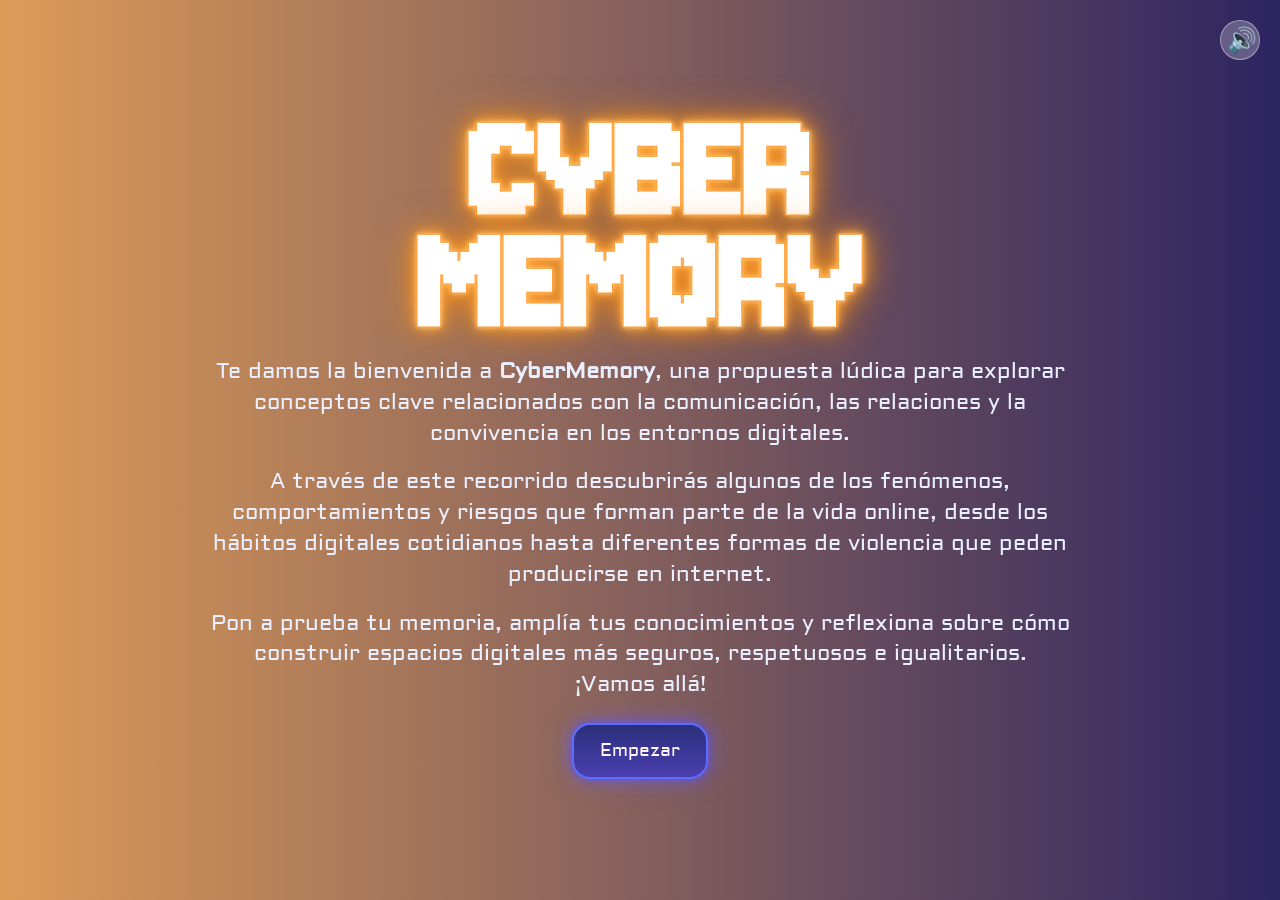
<file: index.html>
<!doctype html>
<html lang="es">

<head>
  <meta charset="utf-8" />
  <meta name="viewport" content="width=device-width, initial-scale=1.0" />
  <title>Cyber Memory</title>
  <link rel="icon" type="image/png" href="assets/img/favicon.ico">
  <link rel="stylesheet" href="css/styles.css" />
</head>

<body>
  <main class="principal">
    <button id="btn-audio" class="btn-audio">🔇</button>
    <div class="contenido">
      <h1 class="logo">CYBER<br />MEMORY</h1>

      <div class="lead">
        <p>Te damos la bienvenida a <strong>CyberMemory</strong>,
          una propuesta lúdica para explorar conceptos clave relacionados con la comunicación, las relaciones y la
          convivencia en los entornos digitales.
        </p>

        <p>A través de este recorrido descubrirás algunos de los fenómenos, comportamientos y riesgos que forman parte
          de la vida online, desde los hábitos digitales cotidianos hasta diferentes formas de violencia que peden
          producirse en internet.


        <p>Pon a prueba tu memoria, amplía tus conocimientos y reflexiona sobre cómo construir espacios digitales más
          seguros, respetuosos e igualitarios.<br>¡Vamos allá!
        </p>
      </div>

      <button class="btn" id="btn-start">Empezar</button>
    </div>
  </main>


  <audio id="musicaMenu" loop>
    <source src="assets/audio/introcibermemory.mp3" type="audio/mpeg">
  </audio>
  <script src="js/game.js"></script>
</body>

</html>
</file>
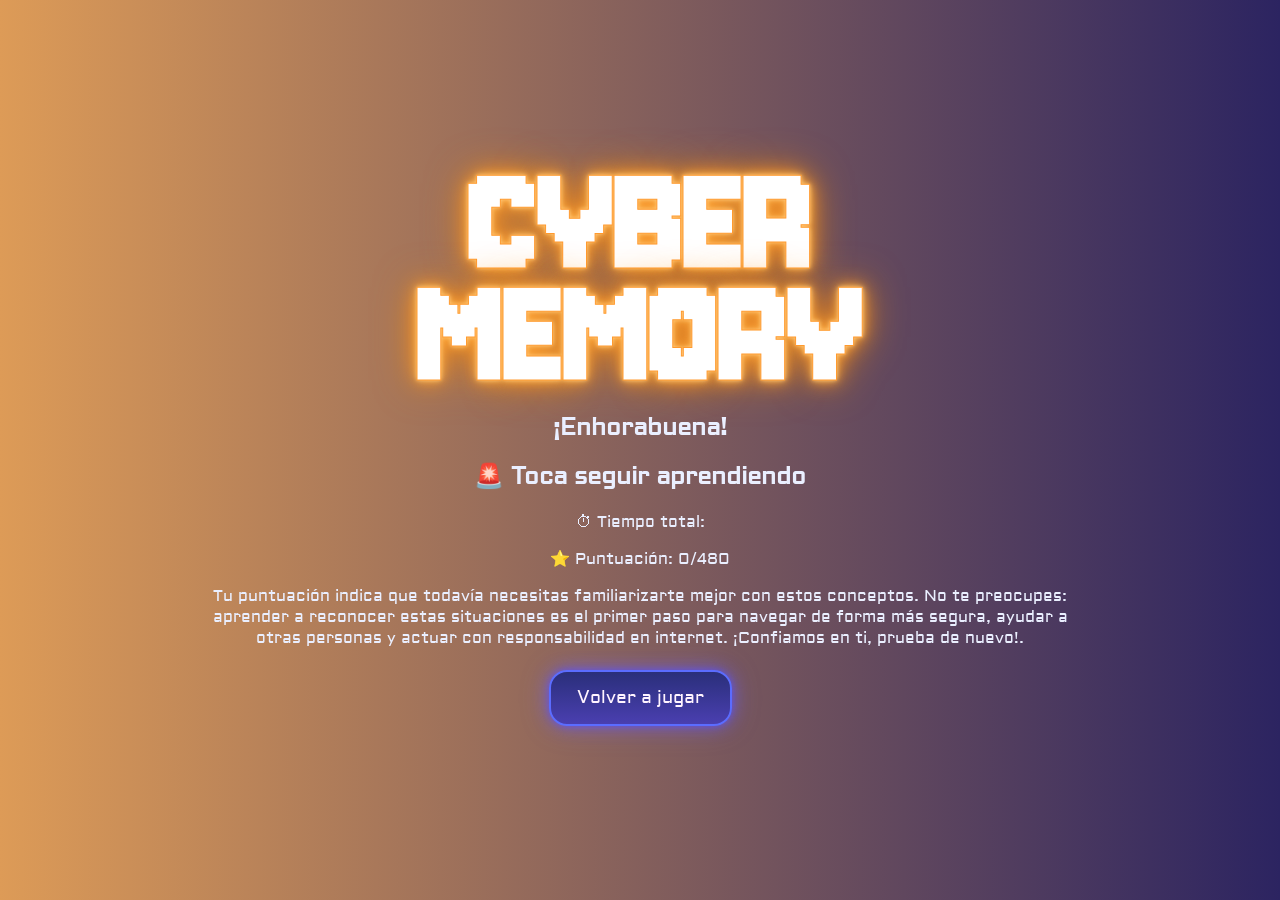
<file: final.html>
<!doctype html>
<html lang="es">

<head>
    <meta charset="utf-8">
    <meta name="viewport" content="width=device-width, initial-scale=1">
    <title>Cyber Memory — Final</title>
    <link rel="stylesheet" href="css/styles.css">
</head>

<body>
    <main class="principal">

        <div class="contenido">
            <h1 class="logo">CYBER<br>MEMORY</h1>

            <h2 class="final-title">¡Enhorabuena!</h2>

            <h2 id="final-title"></h2>

            <p>⏱ Tiempo total: <span id="final-time"></span></p>
            <p>⭐ Puntuación: <span id="final-score"></span>/480</p>

            <p id="final-message"></p>

            <button id="btn-restart-final" class="btn">Volver a jugar</button>
        </div>
    </main>
    <script src="js/final.js"></script>
</body>

</html>
</file>
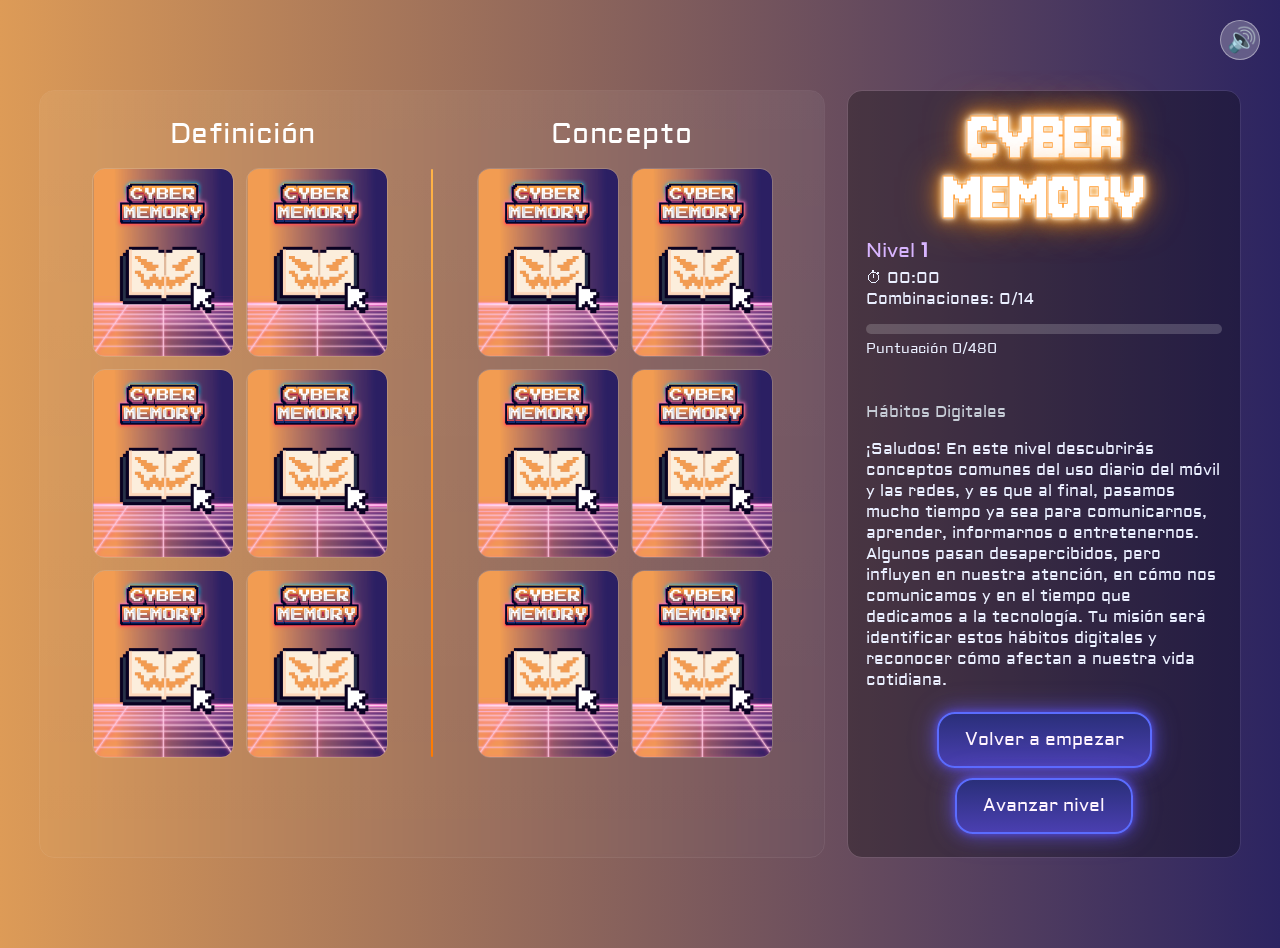
<file: juego.html>
<!doctype html>
<html lang="es">

<head>
  <meta charset="utf-8">
  <meta name="viewport" content="width=device-width, initial-scale=1">
  <title>Cyber Memory — Juego</title>

  <!-- CSS general del proyecto. Se conserva el estilo y el responsive original. -->
  <link rel="stylesheet" href="css/styles.css">
</head>

<body>
  <div class="app">
    <!-- ZONA DE TABLERO -->
    <main class="board-area">

      <!-- Cabecera de columnas -->
      <header class="columns-head">
        <h2>Definición</h2>
        <div class="divider"></div>
        <h2>Concepto</h2>
      </header>

      <!-- Columnas donde JavaScript dibuja las cartas del nivel actual -->
      <section class="columns">
        <div id="grid-def" class="grid"></div>
        <div class="divider divider--full"></div>
        <div id="grid-habito" class="grid"></div>
      </section>
    </main>

    <!-- SIDEBAR -->
    <aside class="sidebar">
      <h1 class="logo-sidebar">CYBER<br>MEMORY</h1>

      <p class="level">Nivel <strong id="numero-nivel">1</strong></p>

      <div class="time-box">
        ⏱ <span id="timer">00:00</span>
      </div>

      <div class="attempts-box">
        Combinaciones: <span id="attempts">0</span>/<span id="attempts-max">14</span>
      </div>

      <div class="progress">
        <div class="bar" id="bar"></div>
      </div>

      <div class="score">Puntuación <span id="score">00</span>/480</div>
      <br>

      <div id="descripcion-nivel">
        <p class="subtitle" id="titulo-nivel">Hábitos Digitales</p>
        <p id="texto-nivel"></p>
      </div>

      <div id="botones">
        <button class="btn empezar" id="btn-restart">Volver a empezar</button>
        <button class="btn" id="btn-next">Avanzar nivel</button>
      </div>

    </aside>
  </div>

  <!-- Botones inferiores para la versión móvil. Se mantiene la estructura responsive original. -->
  <div class="controls-bottom">
    <button class="btn empezar" id="btn-restart-movil">Volver a empezar</button>
    <button class="btn" id="btn-next-movil">Avanzar nivel</button>
  </div>

  <!-- Modal de nivel superado -->
  <div id="level-modal" class="level-modal hidden">
    <div class="level-modal-content">
      <h2 id="level-modal-title">¡Nivel completado!</h2>
      <p id="level-modal-text"></p>
      <button id="level-modal-btn">Siguiente nivel</button>
    </div>
  </div>

  <!-- Modal de derrota por agotar combinaciones -->
  <div id="gameover-modal" class="level-modal hidden">
    <div class="level-modal-content">
      <h2 id="gameover-title">Has agotado tus combinaciones</h2>
      <p id="gameover-text"></p>
      <button id="gameover-btn">Volver al checkpoint</button>
    </div>
  </div>
  <button id="btn-audio" class="btn-audio">🔇</button>
  <audio id="musicaMenu" loop>
    <source src="assets/audio/musicajuego.mp3" type="audio/mpeg">
  </audio>
  <!-- Datos centralizados de todos los niveles -->
  <script src="js/datos-niveles.js"></script>

  <!-- Lógica general del juego -->
  <script src="js/game.js"></script>
</body>

</html>
</file>
<file: css/styles.css>
/* =========================================================
   FUENTES
   ========================================================= */
@font-face {
  font-family: "Jersey 10";
  src: url("../fonts/Jersey10-Regular.ttf") format("truetype");
  font-weight: 400;
  font-style: normal;
}

@font-face {
  font-family: "Aldrich";
  src: url("../fonts/Aldrich-Regular.ttf") format("truetype");
  font-weight: 400;
  font-style: normal;
}

/* =========================================================
   VARIABLES GLOBALES
   ========================================================= */
:root {
  /* Colores base */
  --bg-left: #dd9b57;
  --bg-right: #2c2461;
  --title-fill: #FFFFFF;
  --title-stroke: #ff9a2f;
  --text: #EAEFFF;
  --muted: #C6CCD6;

  /* Paneles / acentos */
  --panel: rgba(0, 0, 0, .30);
  --accent: #ff9a2f;

  /* Botones */
  --btn-bg: linear-gradient(180deg, #2a2f7a, #4a3fb0);
  --btn-text: #fff4ff;
  --btn-radius: 18px;
  --btn-border: #5b6cff;
  --btn-glow: #5a4fff;

  /* Layout */
  --content-max: 860px;

  /* Cartas */
  --card-w: 140px;
  /* ancho base de carta */
  --card-gap: 14px;
  /* separación entre cartas */
  --divider-w: 2px;
  /* grosor del divisor vertical */
}

/* =========================================================
   ESTILOS BASE
   ========================================================= */
html,
body {
  height: 100%;
}

body {
  margin: 0;
  background: linear-gradient(90deg, var(--bg-left) 0%, var(--bg-right) 100%);
  color: var(--text);
  font-family: "Aldrich", system-ui, sans-serif;
}

/* Botón genérico */
.btn {
  appearance: none;
  margin: 5px;

  border: 2px solid var(--btn-border);

  background: var(--btn-bg);
  color: var(--btn-text);

  font-family: "Aldrich", system-ui, sans-serif;
  font-size: clamp(14px, 1.8vw, 18px);

  padding: 14px 26px;
  border-radius: var(--btn-radius);

  cursor: pointer;

  transition: transform .15s ease, box-shadow .2s ease;

  box-shadow:
    0 0 6px rgba(90, 79, 255, 0.6),
    0 0 16px rgba(90, 79, 255, 0.5),
    0 0 28px rgba(122, 108, 255, 0.4);
}

.btn:hover {
  transform: translateY(-2px) scale(1.04);

  box-shadow:
    0 0 10px var(--btn-glow),
    0 0 24px var(--btn-glow),
    0 0 40px rgba(120, 80, 255, 0.5),
    0 10px 30px rgba(0, 0, 0, .25);
}

.btn:active {
  transform: scale(0.96);
}

.btn:disabled {
  opacity: .6;
  cursor: not-allowed;
}

/* =========================================================
   PORTADA (pantalla principal)
   ========================================================= */

.principal {
  min-height: 100vh;
  display: grid;
  place-items: center;
}

.contenido {
  width: min(100%, var(--content-max));
  text-align: center;
}

/* Título portada */
.logo {
  font-family: "Jersey 10", system-ui, sans-serif;
  font-size: 10rem;
  line-height: 0.7;
  margin: 0 0 16px;

  color: var(--title-fill);
  -webkit-text-stroke: 1px var(--title-stroke);

  text-shadow:
    0 0 4px #ffd089,
    0 0 10px #ffb347,
    0 0 20px #ff9a2f,
    0 0 40px rgba(255, 140, 0, 0.85);
}

.logo {
  animation: neonGlow 2.5s ease-in-out infinite alternate;
}

@keyframes neonGlow {
  from {
    text-shadow:
      0 0 4px #ffd089,
      0 0 10px #ffb347,
      0 0 20px #ff9a2f;
  }

  to {
    text-shadow:
      0 0 6px #ffe0a8,
      0 0 16px #ffb347,
      0 0 32px #ff9a2f,
      0 0 60px rgba(255, 140, 0, 0.9);
  }
}

/* Texto portada */
.lead {
  font-size: clamp(16px, 2.1vw, 22px);
  line-height: 1.4;
  margin: 0 auto 15px;
  color: var(--text);
}

.lead p {
  margin: 0 0 18px;
}

/* Boton audio */
.btn-audio {
  position: fixed;
  top: 20px;
  right: 20px;
  width: 40px;
  height: 40px;
  font-size: 14px;

  border-radius: 50%;
  background: rgba(255, 255, 255, 0.25);
  backdrop-filter: blur(6px);

  border: 1px solid rgba(255, 255, 255, 0.4);

  font-size: 24px;
  cursor: pointer;

  transition: all 0.2s ease;
}

.btn-audio:hover {
  transform: scale(1.05);
}

/* =========================================================
   NIVEL 1 (layout general tablero + sidebar)
   ========================================================= */

/* Contenedor principal del nivel */
.app {
  min-height: 100vh;
  display: grid;
  grid-template-columns: minmax(0, 2fr) minmax(320px, 1fr);
  gap: 24px;
  padding: 24px;
  max-width: 1200px;
  /* ancho máximo del juego */
  margin-inline: auto;
  /* centrado horizontal */
  align-content: center;
  /* CENTRA verticalmente el bloque tablero+sidebar */
}

@media (max-width: 980px) {
  .app {
    grid-template-columns: 1fr;
  }
}

/* Panel del tablero (zona roja con cartas) */
.board-area {
  background: linear-gradient(180deg, rgba(255, 255, 255, .06), rgba(255, 255, 255, .02));
  border-radius: 14px;
  padding: 18px 22px;
  position: relative;
  backdrop-filter: blur(2px);
  outline: 1px solid rgba(255, 255, 255, .08);
}

/* Encabezados Hábito / Definición */
.columns-head {
  display: grid;
  grid-template-columns: 1fr var(--divider-w) 1fr;
  align-items: center;
  gap: var(--card-gap);
  padding: 8px 6px 16px;
}

.columns-head h2 {
  margin: 0;
  font-weight: 400;
  font-size: 28px;
  color: #fff;
  letter-spacing: .5px;
  text-align: center;
}

/* Columnas con divisor central */
.columns {
  display: grid;
  grid-template-columns: 1fr var(--divider-w) 1fr;
  gap: var(--card-gap);
  align-items: start;
}

/* Divisor vertical */
.divider {
  width: var(--divider-w);
  background: linear-gradient(180deg, #ffb347, #ff7a00);
  border-radius: 2px;
  justify-self: center;
}

.divider--full {
  height: 100%;
}

/* Grids de cartas izquierda / derecha */
.grid {
  display: grid;
  grid-template-columns: repeat(2, var(--card-w));
  /* ← ahora 2 columnas */
  justify-content: center;
  gap: var(--card-gap);
}

#botones {
  text-align: center;
}

.controls-bottom {
  width: 100%;
  justify-content: center;
  display: none;

}

#definicion-habitos {
  font-size: x-large;
  text-align: justify;
}

@media (max-width: 900px) {
  :root {
    --card-w: 150px;
  }
}

@media (max-width: 720px) {
  .grid {
    grid-template-columns: repeat(2, var(--card-w));
  }
}

/* =========================================================
   CARTAS (memory)
   ========================================================= */

/* Contenedor de carta */
.card {
  width: var(--card-w);
  aspect-ratio: 3/4;
  border-radius: 12px;
  background: transparent;
  outline: none;
  overflow: visible;
  display: grid;
  place-items: center;
  perspective: 900px;
}

/* Botón clickable */
.card-button {
  width: 100%;
  height: 100%;
  border: none;
  padding: 0;
  background: transparent;
  cursor: pointer;
}

/* Elemento 3D que rota */
.card-inner {
  position: relative;
  width: 100%;
  height: 100%;
  transform-style: preserve-3d;
  transition: transform 0.5s ease;
}

/* Estado volteado */
.card.is-flipped .card-inner {
  transform: rotateY(180deg);
}

/* Caras */
.card-face {
  position: absolute;
  inset: 0;
  border-radius: 12px;
  backface-visibility: hidden;
  overflow: hidden;
  display: grid;
  place-items: center;
}

/* Dorso: imagen básica para todas las cartas al inicio */
.card-face--back {
  background:
    #000 url("../assets/img/basica.png") center/cover no-repeat;
  outline: 1px solid rgba(255, 255, 255, .15);
}

/* Frontal: imagen del concepto/definición */
.card-face--front {
  transform: rotateY(180deg);
  background: transparent;
}

.card-face--front img {
  width: 100%;
  height: 100%;
  object-fit: cover;
  display: block;
}

/* Carta acertada (resaltada y bloqueada) */
.card.matched .card-inner {
  box-shadow:
    0 0 0 2px #ff9a2f,
    0 0 10px rgba(255, 140, 0, 0.7),
    0 0 20px rgba(255, 122, 0, 0.6);
}

.card.matched .card-button {
  cursor: default;
}

/* =========================================================
   SIDEBAR (nivel 1)
   ========================================================= */
.sidebar {
  background: var(--panel);
  border-radius: 14px;
  padding: 18px;
  outline: 1px solid rgba(255, 255, 255, .08);
}

/* Logo en sidebar */
.logo-sidebar {
  font-family: "Jersey 10", system-ui, sans-serif;
  font-size: clamp(56px, 8vh, 96px);
  text-align: center;
  color: #fff;

  -webkit-text-stroke: 0.8px var(--title-stroke);

  text-shadow:
    0 0 3px var(--title-fill),
    0 0 6px var(--title-fill),
    0 0 12px #ffb347,
    0 0 22px #ff9a2f,
    0 0 40px rgba(255, 140, 0, 0.75);

  line-height: .82;
  margin: 0 0 10px;
}

.level {
  color: #d8b5ff;
  margin: .25rem 0 .25rem;
  font-size: 20px;
}

.subtitle {
  margin: .25rem 0 14px;
  color: var(--muted);
}

/* Progreso y puntuación */
.progress {
  height: 10px;
  background: rgba(255, 255, 255, .18);
  border-radius: 999px;
  overflow: hidden;
  margin: 14px 0 6px;
}

.progress .bar {
  height: 100%;
  width: 0%;
  background: linear-gradient(90deg, #ffb347, #ff7a00);

  box-shadow:
    0 0 8px rgba(255, 140, 0, 0.7),
    0 0 16px rgba(255, 122, 0, 0.6);
}

.score {
  color: var(--text);
  margin: 6px 0 18px;
  font-size: 14px;
}

/* =========================================
          MODAL
   ========================================= */

.level-modal {
  position: fixed;
  inset: 0;
  background: rgba(0, 0, 0, 0.65);
  display: flex;
  align-items: center;
  justify-content: center;
  z-index: 9999;
}

.level-modal.hidden {
  display: none;
}

.level-modal-content {
  background: linear-gradient(180deg, #1b1f4a, #24164a);
  width: min(90%, 500px);
  border-radius: 16px;
  padding: 24px;
  text-align: center;
  color: #f5f7ff;
  border: 2px solid #ff9a2f;
  box-shadow:
    0 0 12px rgba(255, 154, 47, 0.55),
    0 0 28px rgba(255, 122, 0, 0.35);
}

.level-modal-content h2 {
  margin-top: 0;
  margin-bottom: 12px;
  color: #ffb347;
  text-shadow:
    0 0 6px rgba(255, 179, 71, 0.7),
    0 0 16px rgba(255, 154, 47, 0.5);
}

.level-modal-content p {
  margin-bottom: 20px;
  line-height: 1.5;
  color: #f5f7ff;
}

.level-modal-content button {
  background: linear-gradient(180deg, #1a1f4d, #2c3fa3);
  color: white;
  border: 2px solid #5b6cff;
  border-radius: 12px;
  padding: 12px 20px;
  font-weight: bold;
  cursor: pointer;
  box-shadow:
    0 0 8px rgba(63, 79, 255, 0.45),
    0 0 18px rgba(91, 108, 255, 0.35);
}

.level-modal-content button:hover {
  box-shadow:
    0 0 10px rgba(63, 79, 255, 0.7),
    0 0 24px rgba(91, 108, 255, 0.5);
}

/* =========================================
   RESPONSIVE CYBER MEMORY
   ========================================= */

/* Limitar ancho máximo y centrar el juego */
.app {
  max-width: 1200px;
  /* no crecer más que esto */
  margin: 0 auto;
  /* centrado horizontal */
}

/* Pantallas medianas (tablets / portátiles estrechos) */
@media (max-width: 1200px) {
  :root {
    --card-w: 130px;
    /* cartas un poco más pequeñas */
    --card-gap: 16px;
    /* menos espacio entre cartas */
  }

  .app {
    grid-template-columns: minmax(0, 2fr) minmax(260px, 1fr);
  }
}

/* Pantallas pequeñas: tablero arriba, sidebar abajo */
@media (max-width: 1000px) {
  .app {
    grid-template-columns: 1fr;
    /* una columna */
    max-width: 700px;
  }

  .sidebar {
    order: -1;
    margin-top: 24px;
    /* separación respecto al tablero */
  }

  #botones {
    display: none;
  }

  .controls-bottom {
    display: flex;
  }
}

/* Móviles: cartas más flexibles y layout compacto */
@media (max-width: 670px) {
  .columns-head {
    grid-template-columns: 1fr 1fr;
    gap: 12px;
    justify-items: center;
    /* fuerza centrado de cada celda */
  }

  .columns-head h2 {
    font-size: 16px;
    margin: 0;
  }

  .columns-head h2 {
    font-size: 16px;
    letter-spacing: 0.5px;
    text-align: center;
  }

  /* La sección de columnas pasa a ser 2 columnas (izq: conceptos, dcha: definiciones) */
  .columns {
    display: grid;
    grid-template-columns: 1fr 1fr;
    /* 2 columnas: A/B en la izq, C/D en la dcha */
    gap: 16px;
    align-items: flex-start;
  }

  /* Ocultamos el divisor vertical en móvil para ganar espacio */
  .divider {
    display: none;
  }

  /* Cada grid (hábitos y definiciones) se vuelve UNA sola columna de cartas */
  #grid-habito,
  #grid-def {
    display: grid;
    grid-template-columns: 1fr;
    /* todas las cartas una debajo de otra */
    gap: 12px;
    /* espacio entre cartas dentro de la columna */
    justify-items: center;
  }

  /* Cartas más pequeñas en móvil */
  :root {
    --card-w: 110px;
    /* ajústalo a tu gusto: 100–120px suele ir bien */
    --card-gap: 12px;
  }

  .card {
    width: var(--card-w);
  }
}


/* ============================== */
/* CARTAS MÁS GRANDES EN PANTALLAS GRANDES */
/* ============================== */

@media (min-width: 1400px) {
  :root {
    --card-w: 180px;
    /* cartas más grandes */
    --card-gap: 22px;
  }

  .app {
    max-width: 1500px;
    /* el tablero crece más */
  }
}

@media (min-width: 1700px) {
  :root {
    --card-w: 200px;
    /* aún más grandes en ultra-wide */
    --card-gap: 24px;
  }

  .app {
    max-width: 1700px;
  }
}
</file>
